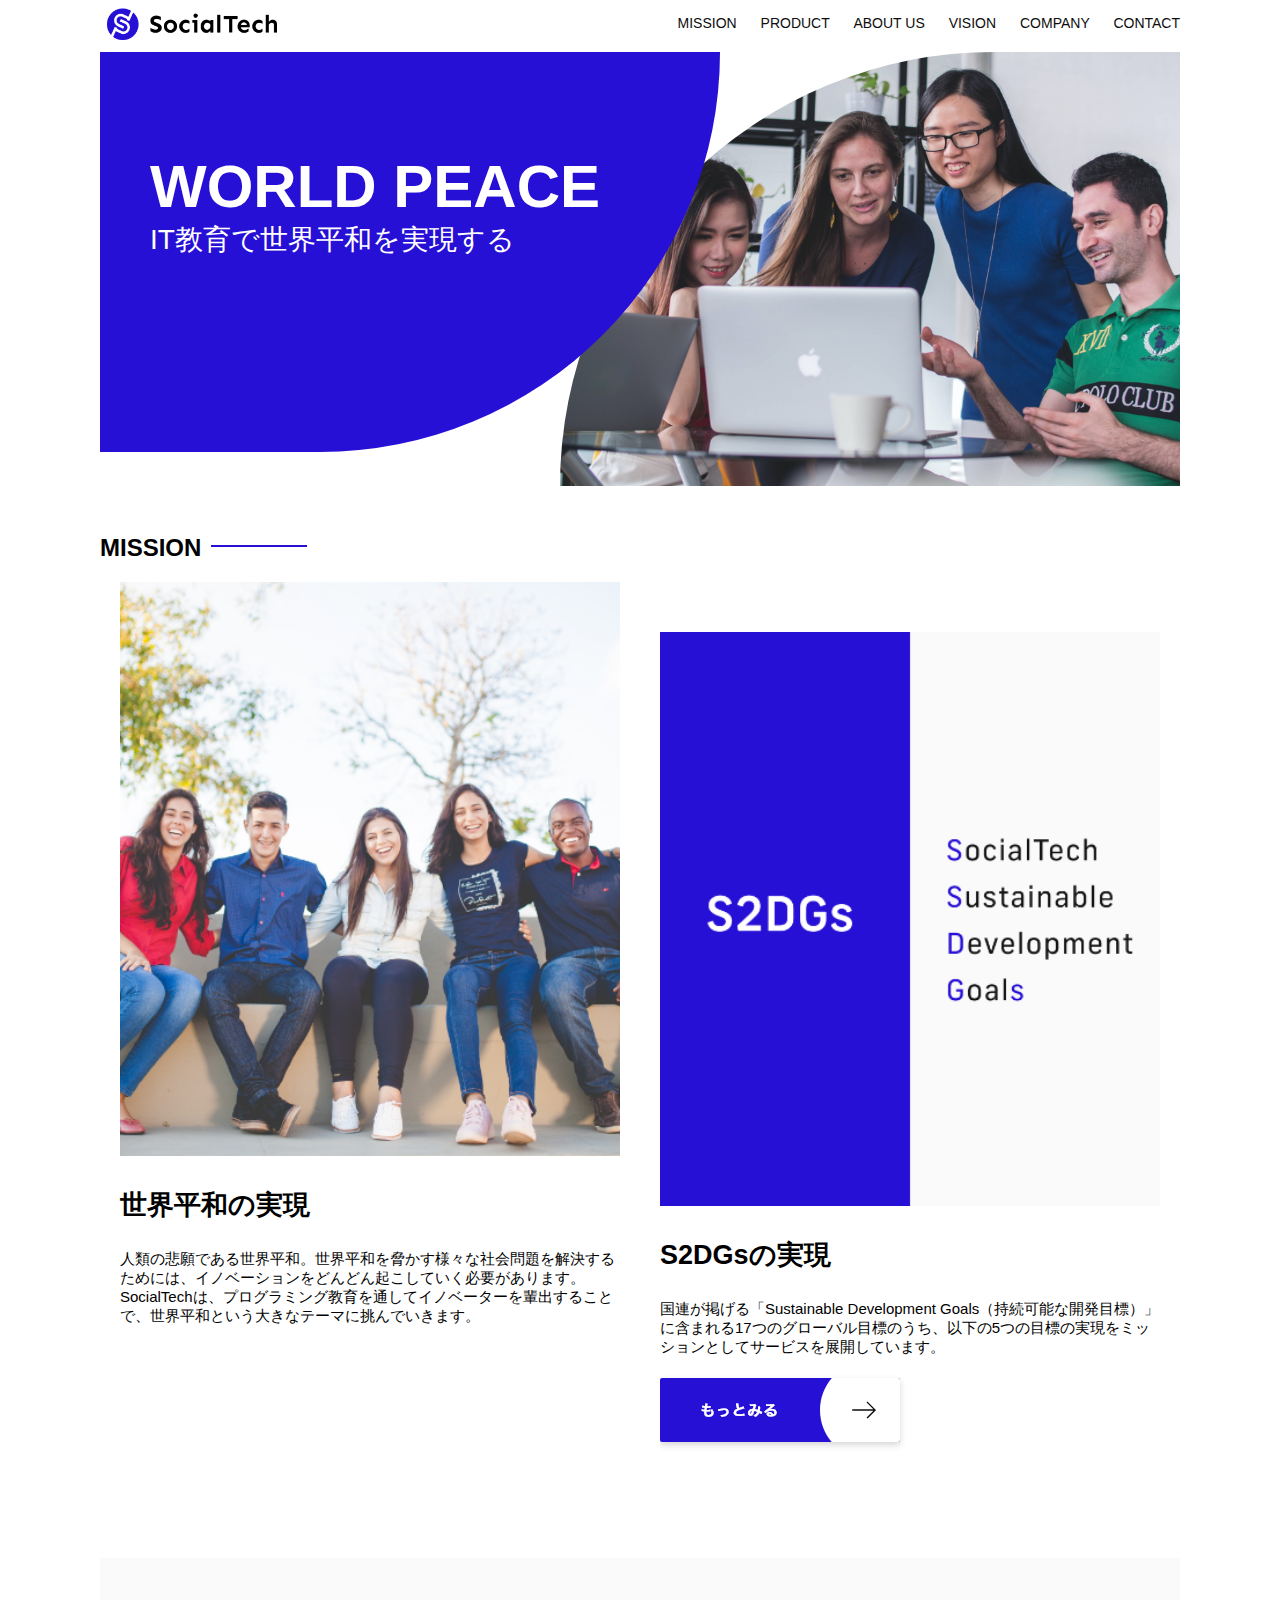
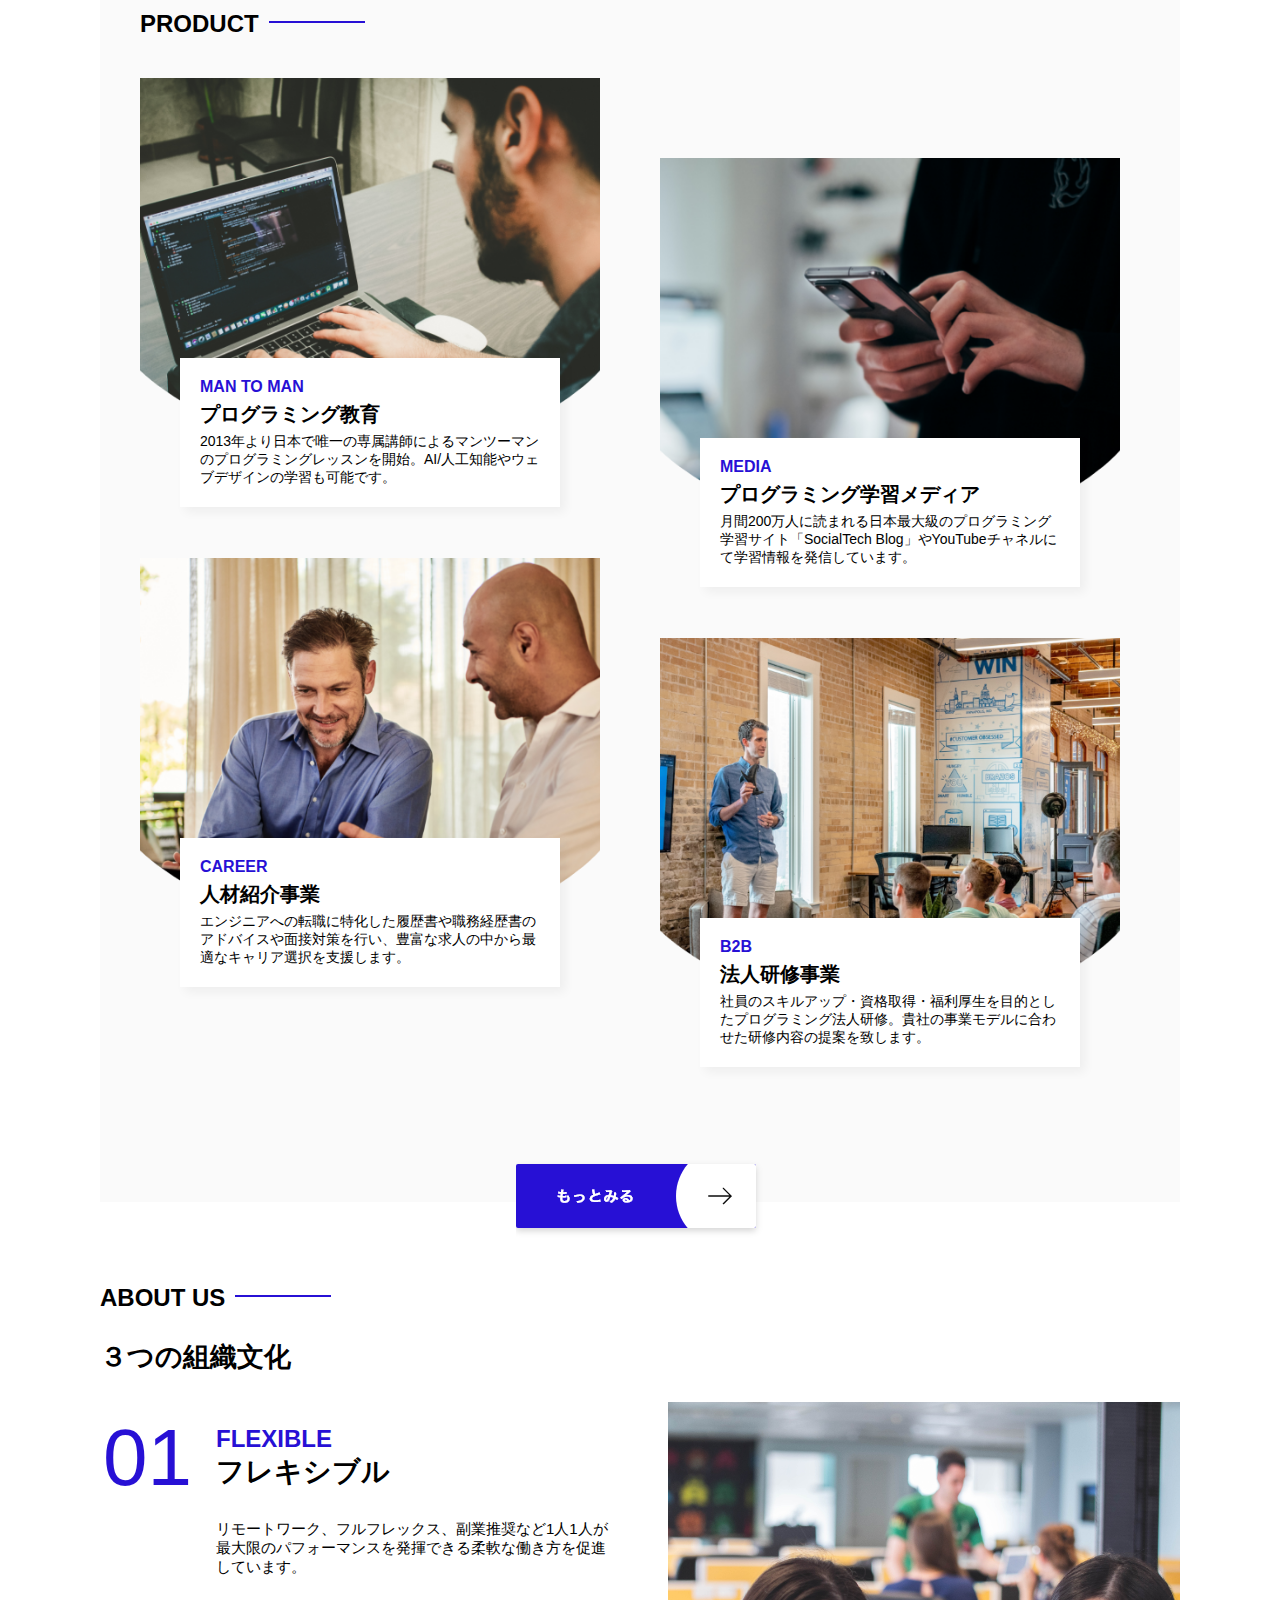
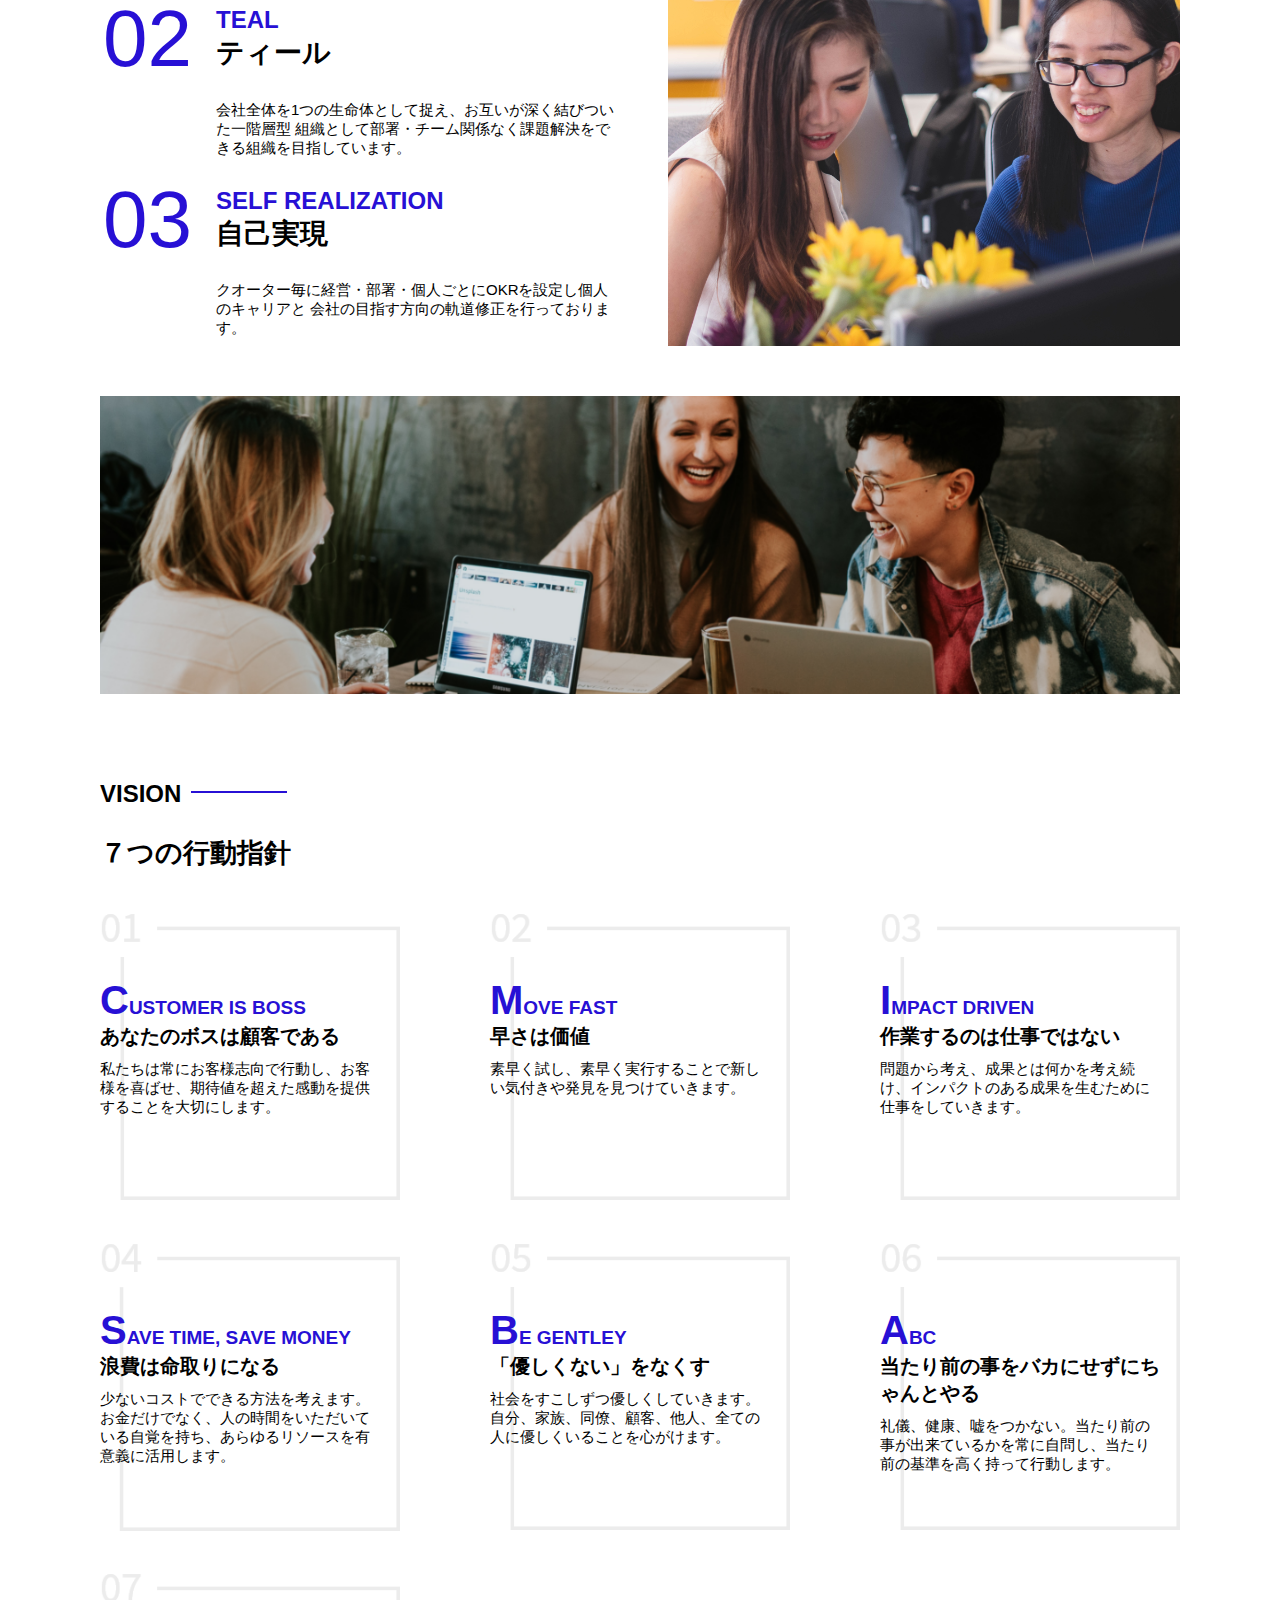
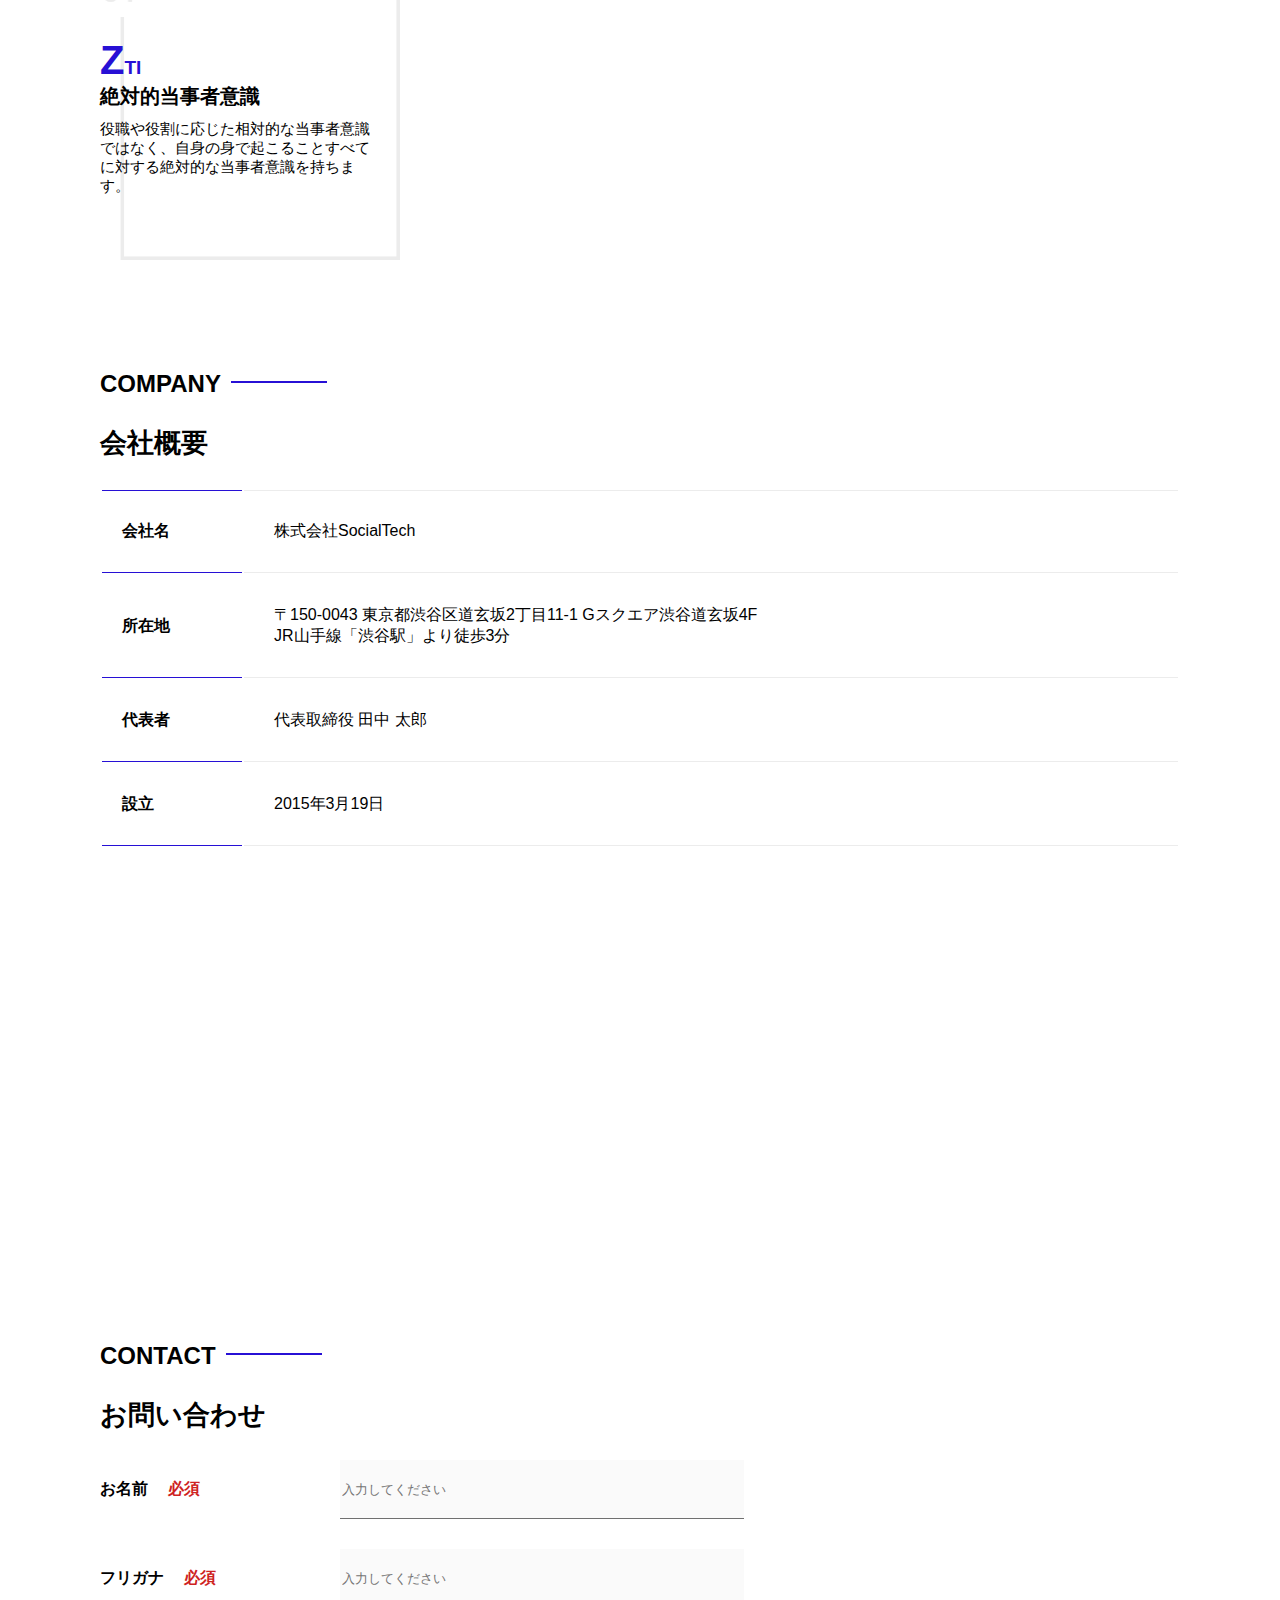
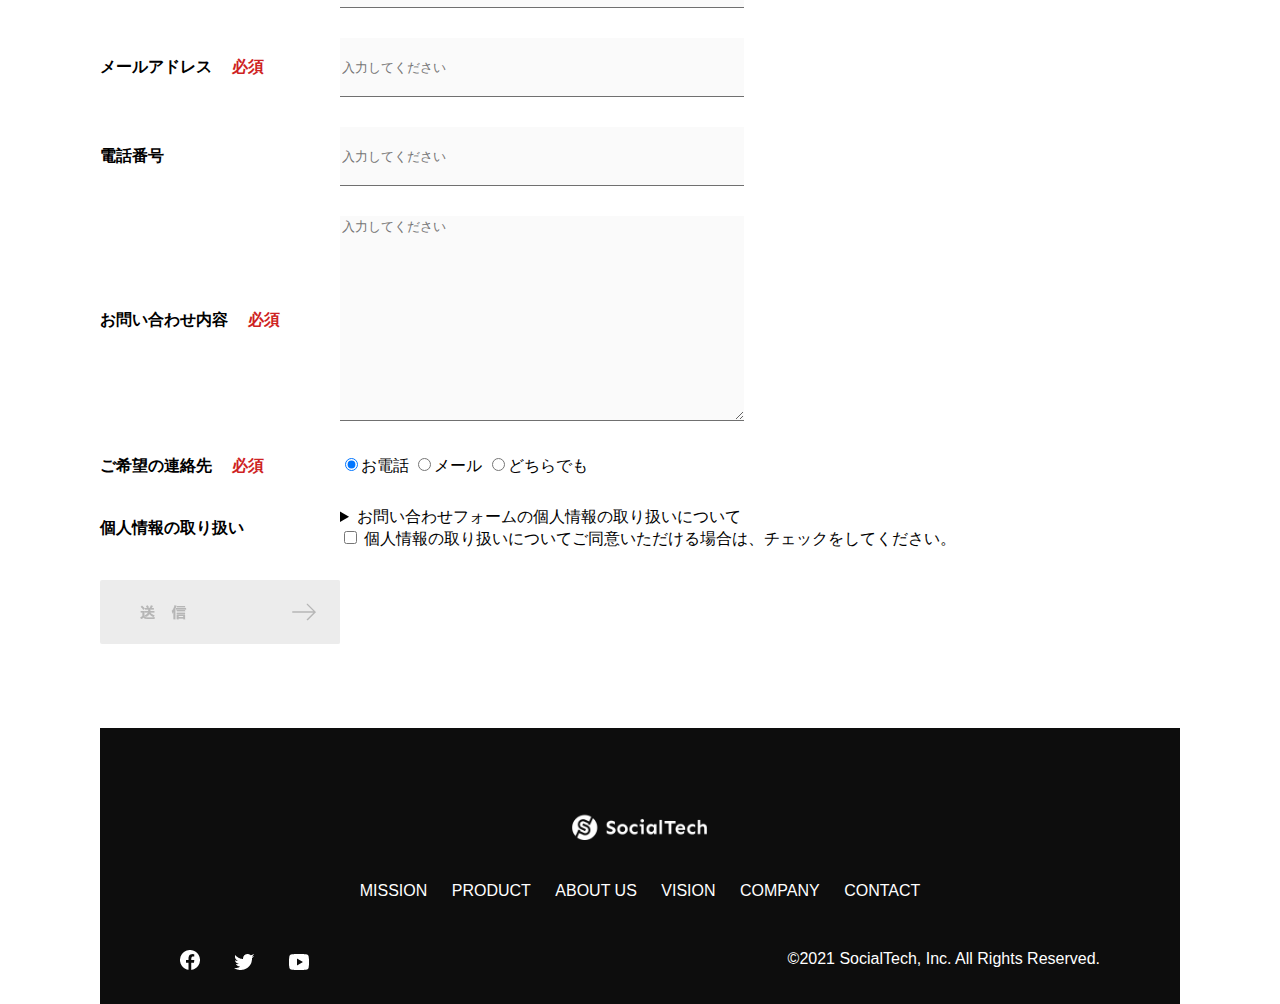
<file: kadai_tutorial_output/index.html>
<!DOCTYPE html>
<html>
  <head>
    <title>SocialTech</title>
    <meta charset ="utf-8">
    <meta name ="description" content ="SocialTechはEdTech業界のリーディングカンパニーを目指します。">
    <meta name ="viewport" content ="width =device-width, initial-scale =1.0">
    <link rel ="stylesheet" href ="style.css">
  </head>
  <body>
    <header>
      <a href ="index.html" id ="logo"><img src ="images/logo.png" alt ="トップページに戻る"></a>
      <nav id ="nav-pc">
        <a href ="mission.html">MISSION</a>
        <a href ="product.html">PRODUCT</a>
        <a href ="index.html#aboutus">ABOUT US</a>
        <a href ="index.html#vision">VISION</a>
        <a href ="index.html#company">COMPANY</a>
        <a href ="index.html#contact">CONTACT</a>
      </nav>
       <img id ="menu-sp" src ="images/button-menu.png" alt ="ナビゲーションを開く" onclick="document.getElementById('nav-sp').style.display = 'block'">
        <nav id ="nav-sp">
          <img id ="close" src ="images/button-close.png" alt ="ナビゲーションを閉じる" onclick="document.getElementById('nav-sp').style.display = 'none'">
          <a id ="logo-sp" href ="index.html" onclick="document.getElementById('nav-sp').style.display = 'none'"><img
             src ="images/logo-sp.png" alt ="トップページに戻る"></a>
          <a class ="menu" href ="mission.html" onclick="document.getElementById('nav-sp').style.display = 'none'">MISSION</a>
          <a class ="menu" href ="product.html" onclick="document.getElementById('nav-sp').style.display = 'none'">PRODUCT</a>
          <a class ="menu" href ="index.html#aboutus" onclick="document.getElementById('nav-sp').style.display = 'none'">ABOUT US</a>
          <a class ="menu" href ="index.html#vision"
             onclick="document.getElementById('nav-sp').style.display = 'none'">VISION</a>
          <a class ="menu" href ="index.html#company"
             onclick="document.getElementById('nav-sp').style.display = 'none'">COMPANY</a>
          <a class ="menu" href ="index.html#contact"
          onclick="document.getElementById('nav-sp').style.display = 'none'">CONTACT</a>
          <div id ="sns">
            <a href="https://www.facebook.com/sejuku2013"><img src="images/button-facebook.png" alt="Facebookのリンク"></a>
            <a href="https://twitter.com/samuraijuku"><img src="images/button-twitter.png" alt="Twitterのリンク"></a>
            <a href="https://www.youtube.com/channel/UCCFOQO5aDK0xXam4cUQXT8g"><img src="images/button-youtube.png" alt="YouTubeのリンク"></a>
          </div>
        </nav>
    </header>
    <main>
      <article>
        <section id ="main-visual">
          <div id ="main-message">
            <h1>WORLD PEACE</h1>
            <p>IT教育で世界平和を実現する</p>
          </div>
           <img src ="images/index/index-main.png" alt ="PCの周りに集まる多国籍の仲間たち">
        </section>

        <section id ="mission">
           <h2 class ="index-h2">MISSION</h2>
          <div id ="mission-flex">
            <div>
              <img id="mission-photo" src ="images/index/index-mission.png" alt ="屋外のベンチで写真を撮影する多国籍の仲間たち">
              <h3>世界平和の実現</h3>
              <p>
                人類の悲願である世界平和。世界平和を脅かす様々な社会問題を解決するためには、イノベーションをどんどん起こしていく必要があります。SocialTechは、プログラミング教育を通してイノベーターを輩出することで、世界平和という大きなテーマに挑んでいきます。
              </p>
            </div>

            <div>
              <img id ="s2dgs" src ="images/index/s2dgs.png" alt ="S2DGs">
              <h3>S2DGsの実現</h3>
              <p>国連が掲げる「Sustainable Development Goals（持続可能な開発目標）」に含まれる17つのグローバル目標のうち、以下の5つの目標の実現をミッションとしてサービスを展開しています。</p>
              <a href ="mission.html">
               <img src ="images/button-more.png" alt ="もっとみる">
              </a>
            </div>
          </div>
        </section>

        <section id ="product">
          <h2 class ="index-h2">PRODUCT</h2>
          <div>
            <div id ="product-left">
              <div>
                <img class ="product-photo" src ="images/index/index-mantoman.png" alt ="PCでコードを書く男性">
                <div class ="product-explain">
                  <span>MAN TO MAN</span>
                  <h3>プログラミング教育</h3>
                  <p>2013年より日本で唯一の専属講師によるマンツーマンのプログラミングレッスンを開始。AI/人工知能やウェブデザインの学習も可能です。</p>
                </div>
              </div>
              <div >
                <img class ="product-photo" src ="images/index/index-career.png" alt ="笑顔で話し合う２人の男性">
                <div class ="product-explain">
                  <span>CAREER</span>
                  <h3>人材紹介事業</h3>
                  <p>エンジニアへの転職に特化した履歴書や職務経歴書のアドバイスや面接対策を行い、豊富な求人の中から最適なキャリア選択を支援します。</p>
                </div>
              </div>

            </div>
            <div id ="product-right">
              <div>
                <img class ="product-photo" src ="images/index/index-media.png" alt ="スマートフォンを操作する人">
                <div class ="product-explain">
                  <span>MEDIA</span>
                  <h3>プログラミング学習メディア</h3>
                  <p>月間200万人に読まれる日本最大級のプログラミング学習サイト「SocialTech Blog」やYouTubeチャネルにて学習情報を発信しています。</p>
                </div>
              </div>

              <div>
                <img class ="product-photo" src ="images/index/index-b2b.png" alt ="講演中の男性とそれを聴く人々">
                <div class ="product-explain">
                  <span>B2B</span>
                  <h3>法人研修事業</h3>
                  <p>社員のスキルアップ・資格取得・福利厚生を目的としたプログラミング法人研修。貴社の事業モデルに合わせた研修内容の提案を致します。</p>
                </div>
              </div>
            </div>
          </div>
          <div>
            <a id ="product-more" href ="product.html">
              <img src ="images/button-more.png" alt ="もっとみる">
            </a>
          </div>
        </section>

        <section id ="aboutus">
          <h2 class ="index-h2">ABOUT US</h2>
          <h3>３つの組織文化</h3>
          <div>
            <table class ="culture-table">
              <tr>
                <td>
                  <span class ="culture-num">01</span>
                </td>
                <td>
                  <span class ="culture-en">FLEXIBLE</span>
                  <span class ="culture-jp">フレキシブル</span>
                </td>
              </tr>
              <tr>
                <td>

                </td>
                <td>
                  <p class ="culture-description">
                    リモートワーク、フルフレックス、副業推奨など1人1人が最大限のパフォーマンスを発揮できる柔軟な働き方を促進しています。
                  </p>
                </td>
              </tr>
              <tr>
                <td>
                  <span class ="culture-num">02</span>
                </td>
                <td>
                  <span class ="culture-en">TEAL</span>
                  <span class ="culture-jp">ティール</span>
                </td>
              </tr>
              <tr>
                <td>

                </td>
                <td>
                  <p class ="culture-description">
                    会社全体を1つの生命体として捉え、お互いが深く結びついた一階層型
                    組織として部署・チーム関係なく課題解決をできる組織を目指しています。
                  </p>
                </td>
              </tr>
              <tr>
                <td>
                  <span class ="culture-num">03</span>
                </td>
                <td>
                  <span class ="culture-en">SELF REALIZATION</span>
                  <span class ="culture-jp">自己実現</span>
                </td>
              </tr>
              <tr>
                <td>

                </td>
                <td>
                  <p class ="culture-description">
                    クオーター毎に経営・部署・個人ごとにOKRを設定し個人のキャリアと
                    会社の目指す方向の軌道修正を行っております。
                  </p>
                </td>
              </tr>
            </table>
              <img class ="culture-img" src ="images/index/index-aboutus1.png" alt ="笑顔で話し合う２人の女性">
          </div>
           <img class ="culture-img2" src ="images/index/index-aboutus2.png" alt ="笑顔で話し合う３人の男女">
        </section>
        <section id ="vision">
         <h2 class ="index-h2">VISION</h2>
         <h3>７つの行動指針</h3>
         <div>
          <div class ="vision-box">
            <img src ="images/index/vision-01.png" alt ="01">
            <span>
              <h4>CUSTOMER IS BOSS</h4>
              <h5>あなたのボスは顧客である</h5>
              <p>私たちは常にお客様志向で行動し、お客様を喜ばせ、期待値を超えた感動を提供することを大切にします。</p>
            </span>
          </div>
          <div class ="vision-box">
            <img src ="images/index/vision-02.png" alt ="02">
            <span>
              <h4>MOVE FAST</h4>
              <h5>早さは価値</h5>
              <p>素早く試し、素早く実行することで新しい気付きや発見を見つけていきます。</p>
            </span>
          </div>
          <div class ="vision-box">
            <img src ="images/index/vision-03.png" alt ="03">
            <span>
              <h4>IMPACT DRIVEN</h4>
              <h5>作業するのは仕事ではない</h5>
              <p>問題から考え、成果とは何かを考え続け、インパクトのある成果を生むために仕事をしていきます。</p>
            </span>
          </div>
          <div class ="vision-box">
            <img src ="images/index/vision-04.png" alt ="04">
            <span>
              <h4>SAVE TIME, SAVE MONEY</h4>
              <h5>浪費は命取りになる</h5>
              <p>少ないコストでできる方法を考えます。お金だけでなく、人の時間をいただいている自覚を持ち、あらゆるリソースを有意義に活用します。</p>
            </span>
          </div>
          <div class ="vision-box">
            <img src ="images/index/vision-05.png" alt ="05">
            <span>
              <h4>BE GENTLEY</h4>
              <h5>「優しくない」をなくす</h5>
              <p>社会をすこしずつ優しくしていきます。自分、家族、同僚、顧客、他人、全ての人に優しくいることを心がけます。</p>
            </span>
          </div>
          <div class ="vision-box">
            <img src ="images/index/vision-06.png" alt ="06">
            <span>
              <h4>ABC</h4>
              <h5>当たり前の事をバカにせずにちゃんとやる</h5>
              <p>礼儀、健康、嘘をつかない。当たり前の事が出来ているかを常に自問し、当たり前の基準を高く持って行動します。</p>
            </span>
          </div>
          <div class ="vision-box">
            <img src ="images/index/vision-07.png" alt ="07">
            <span>
              <h4>ZTI</h4>
              <h5>絶対的当事者意識</h5>
              <p>役職や役割に応じた相対的な当事者意識ではなく、自身の身で起こることすべてに対する絶対的な当事者意識を持ちます。</p>
            </span>
          </div>
         </div>
        </section>
        <section id ="company">
          <h2 class ="index-h2">COMPANY</h2>
          <h3>会社概要</h3>
          <table id ="company-table">
            <tr>
              <th class ="tableheader-first">会社名</th>
              <td class ="cell-first">株式会社SocialTech</td>
            </tr>
            <tr>
              <th class ="tableheader">所在地</th>
              <td class ="cell">〒150-0043 東京都渋谷区道玄坂2丁目11-1 Gスクエア渋谷道玄坂4F<br>JR山手線「渋谷駅」より徒歩3分</td>
            </tr>
            <tr>
              <th class ="tableheader">代表者</th>
              <td class ="cell">代表取締役 田中 太郎</td>
            </tr>
            <tr>
              <th class ="tableheader">設立</th>
              <td class ="cell">2015年3月19日</td>
            </tr>
          </table>
            <iframe src="https://www.google.com/maps/embed?pb=!1m18!1m12!1m3!1d3241.7759547939177!2d139.69361577585346!3d35.657891231255626!2m3!1f0!2f0!3f0!3m2!1i1024!2i768!4f13.1!3m3!1m2!1s0x60188b55ffeee63f%3A0x73330361de4fb84f!2z44CSMTUwLTAwNDMg5p2x5Lqs6YO95riL6LC35Yy66YGT546E5Z2C77yS5LiB55uu77yR77yR4oiSMSBHIDRm!5e0!3m2!1sja!2sjp!4v1699446893628!5m2!1sja!2sjp" width="600" height="450" 
              style="border:0;" allowfullscreen="" loading="lazy" referrerpolicy="no-referrer-when-downgrade">
            </iframe>
        </section>
        <section id ="contact">
         <h2 class ="index-h2">CONTACT</h2>
         <h3>お問い合わせ</h3>
         <form action="https://api.staticforms.xyz/submit" method="post">
          <input type="text" name="honeypot" style="display:none">
          <input type="hidden" name="accessKey" value="50e6cdf9-b120-4c5e-9693-53fa2a1f4165">
          <input type="hidden" name="subject" value="お問い合わせフォーム">
          <input type="hidden" name="replyTo" value="7979uguisu@gmail.com">
          <input type="hidden" name="redirectTo" value="">
          <div>
            <div class ="contact-heading">
              <label class ="contact-label">お名前<span class ="contact-span">必須</span></label>
            </div>
            <div>
              <input type ="text" name ="name" placeholder="入力してください" class="contact-textbox">
            </div>
          </div>
          <div>
            <div class ="contact-heading">
              <label class ="contact-label">フリガナ<span class ="contact-span">必須</span></label>
            </div>
            <div>
              <input type="text" name="hurigana" placeholder="入力してください" class="contact-textbox">
            </div>
          </div>
          <div>
            <div class ="contact-heading">
              <label class ="contact-label">メールアドレス<span class ="contact-span">必須</span></label>
            </div>
            <div>
              <input type ="text" name="email" placeholder="入力してください" class="contact-textbox">
            </div>
          </div>
          <div>
            <div class ="contact-heading">
                <label class ="contact-label">電話番号</label>
            </div>
            <div>
              <input type="text" name="tel" placeholder="入力してください" class="contact-textbox">
            </div>
          </div>
           <div>
            <div class ="contact-heading">
              <label class ="contact-label">お問い合わせ内容<span class ="contact-span">必須</span></label>
            </div>
            <div>
              <textarea class="contact-textarea" placeholder="入力してください" name="message"></textarea>
            </div>
           </div>
            <div>
              <div class ="contact-heading">
                <label class="contact-label">ご希望の連絡先<span class="contact-span">必須</span></label>
              </div>
              <div>
                <input class ="radiobutton" type ="radio" value ="tel" name ="contact" checked><label>お電話</label>
                <input class ="radiobutton" type ="radio" value ="mail" name ="contact"><label>メール</label>
                <input class ="radiobutton" type ="radio" value ="both" name ="contact"><label>どちらでも</label>
              </div>
            </div>
             <div>
              <div class ="contact-heading">
                <label class ="contact-label">個人情報の取り扱い</label>
              </div>
              <div>
                <details>
                  <summary>お問い合わせフォームの個人情報の取り扱いについて</summary>
                  <div>
                    <span>１．組織の名称又は氏名</span><br>
                    株式会社SocialTech<br><br>
                    <span>２．個人情報保護管理者（若しくはその代理人）の氏名又は職名、所属及び連絡先
                    鈴木 一郎 コーポレート部</span><br>
                    メールアドレス：support@socialtech.net<br>
                    TEL：03-xxxx-xxxx<br>
                    <span>３．個人情報の利用目的</span><br>
                    ・本サービス及び本サービスに関連する情報の提供又はそれらに関する連絡のため<br>
                    ・ユーザーの本人確認のため<br>
                    ・当社サービスのご案内のため<br>
                    ・当社の商品等の広告または宣伝（電子メールによるものを含むものとします。）<br><br>
                    <span>４．個人情報の取り扱い業務の委託</span><br>
                    個人情報の取扱業務の全部または一部を外部に業務委託する場合があります。<br>
                    その際、弊社は、個人情報を適切に保護できる管理体制を敷き実行していることを条件として<br>
                    委託先を厳選したうえで、機密保持契約を委託先と締結し、お客様の個人情報を厳密に管理させます。<br><br>
                    <span>５．個人情報の開示等の請求</span><br>
                    お客様は、弊社に対してご自身の個人情報の開示等（利用目的の通知、開示、内容の訂正・追加・削除、利用の停止または消去、第三者への提供の停止）に関して、当社問合わせ窓口に申し出ることができます。<br>
                    その際、弊社はお客様ご本人を確認させていただいたうえで、合理的な期間内に対応いたします。<br><br>
                    なお、個人情報に関する弊社問合わせ先は、次の通りです。<br><br>
                    株式会社SocialTech　個人情報問合せ窓口<br>
                    〒150-0043　東京都渋谷区道玄坂2丁目11-1 Ｇスクエア渋谷道玄坂 4F<br>
                    メールアドレス：support@socialtech.net　TEL：03-xxxx-xxxx<br><br>
                    <span>６．個人情報を提供されることの任意性について</span><br><br>
                    お客様がご自身の個人情報を弊社に提供されるか否かは、お客様のご判断によりますが、もしご提供されない場合には、適切なサービスが提供できない場合がありますので予めご了承ください。
                  </div>
                </details>
                <input type ="checkbox" name ="agree">
                <span>個人情報の取り扱いについてご同意いただける場合は、チェックをしてください。</span>
              </div>
             </div>
              <input type ="image" value ="submit" src ="images/button-submit.png" alt ="送信する">
         </form>
        </section>
      </article>
       <footer>
        <div id ="footer-logo">
          <img src ="images/logo-sp.png" alt ="SocialTech">
        </div>
        <div id ="footer-link">
          <a href ="mission.html">MISSION</a>
          <a href ="product.html">PRODUCT</a>
          <a href ="index.html#aboutus">ABOUT US</a>
          <a href ="index.html#vision">VISION</a>
          <a href ="index.html#company">COMPANY</a>
          <a href ="index.html#contact">CONTACT</a>
        </div>
        <div id ="sns-footer">
          <a href ="https://www.facebook.com/sejuku2013"><img src ="images/button-facebook.png" alt ="Facebookのリンク"></a>
          <a href ="https://twitter.com/samuraijuku"><img src="images/button-twitter.png" alt="Twitterのリンク"></a>
          <a href="https://www.youtube.com/channel/UCCFOQO5aDK0xXam4cUQXT8g"><img src="images/button-youtube.png" alt="YouTubeのリンク"></a>
           <span id ="copyright">&copy;2021 SocialTech, Inc. All Rights Reserved.</span>
        </div>
       </footer>
    </main>
  </body>
</html>
</file>
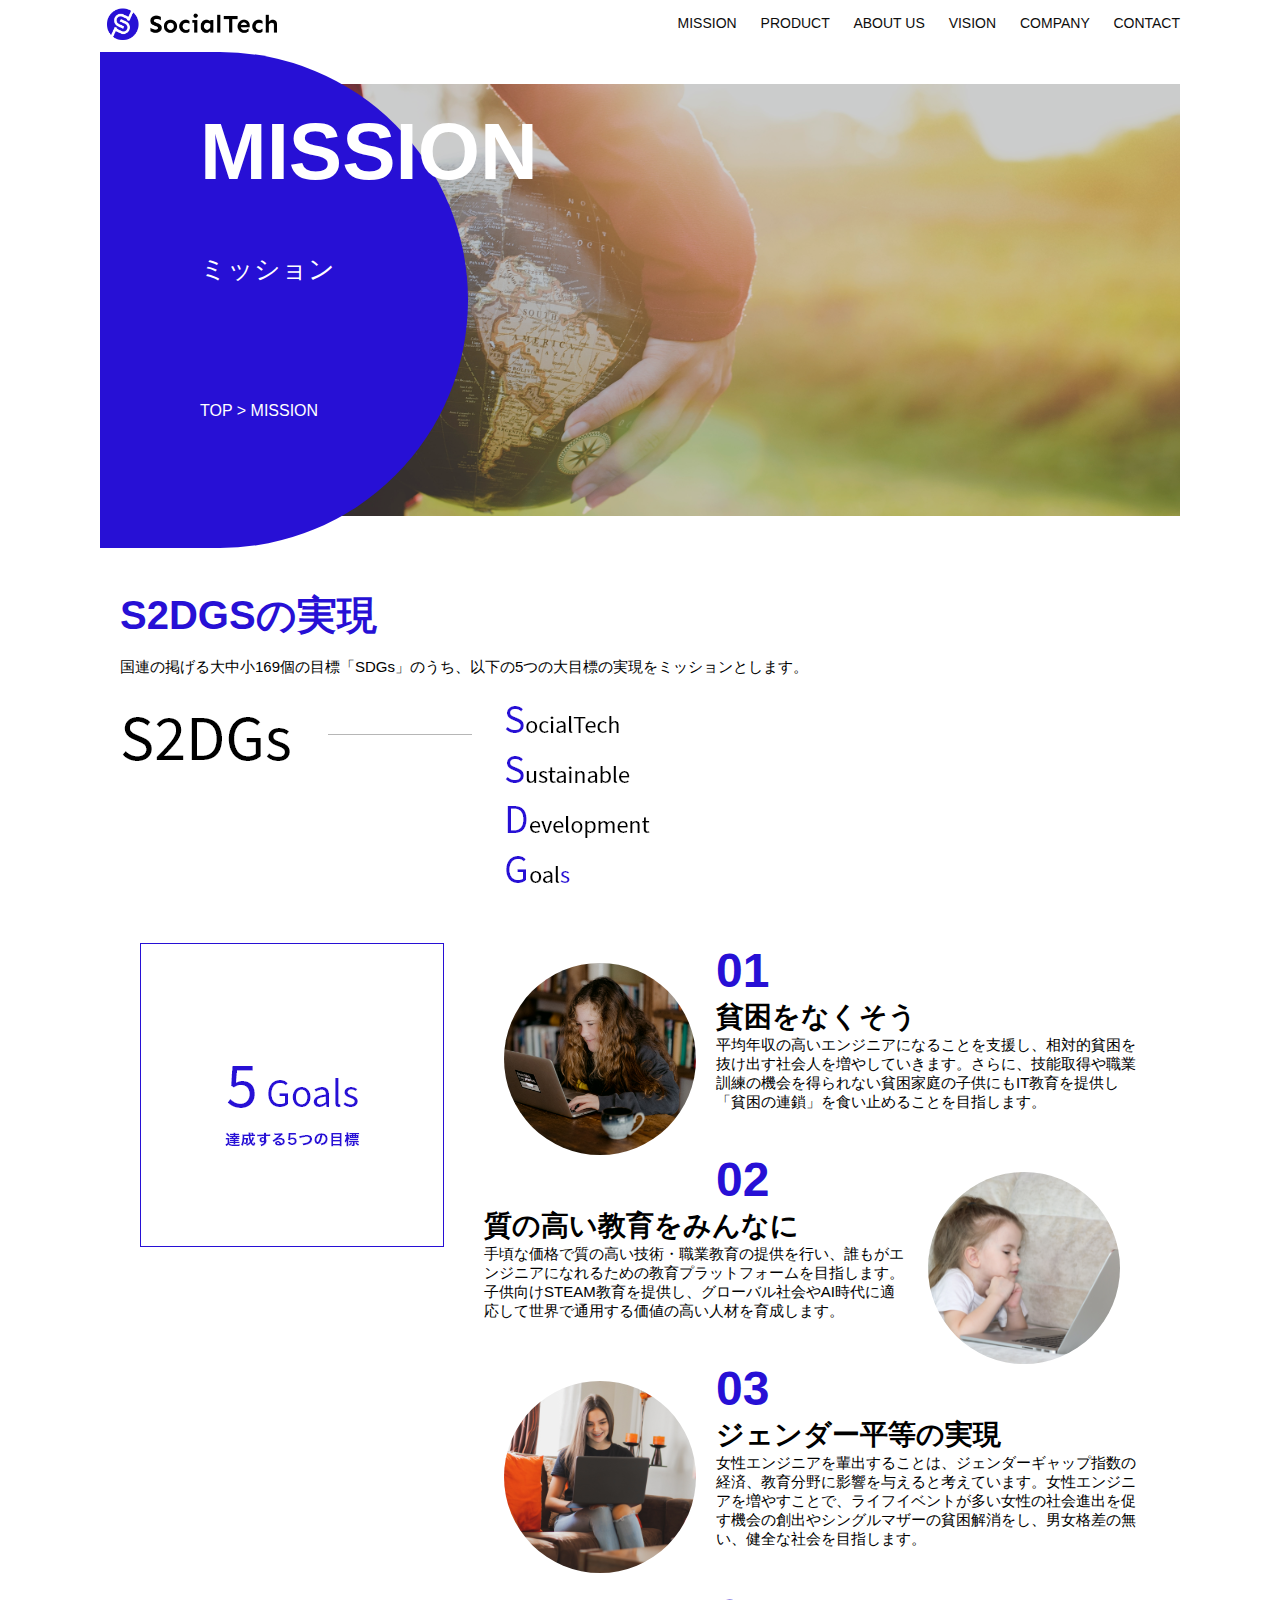
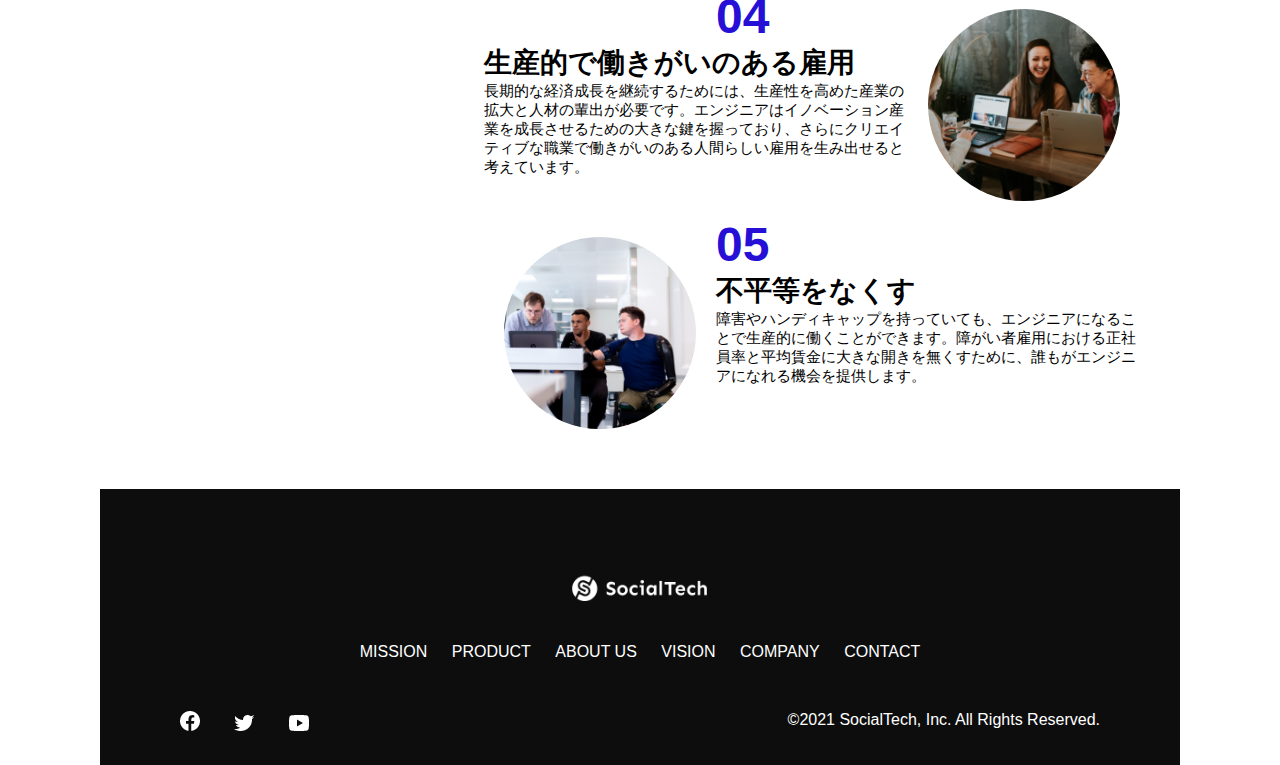
<file: kadai_tutorial_output/mission.html>
<!DOCTYPE html>
<html>
  <head>
    <title>SocialTech - MISSION ミッション-</title>
    <meta charset ="utf-8">
    <meta name ="description" content ="SocialTechが目指す５つの目標S2DGs）を紹介します">
    <meta name ="viewport" content ="width =device-width, initial-scale = 1.0">
    <link rel ="stylesheet" href ="style.css">
  </head>
  <body>
    <header>
      <a href ="index.html" id ="logo"><img src ="images/logo.png" alt ="トップページに戻る"></a>
      <nav id ="nav-pc">
        <a href ="mission.html">MISSION</a>
        <a href ="product.html">PRODUCT</a>
        <a href ="index.html#aboutus">ABOUT US</a>
        <a href ="index.html#vision">VISION</a>
        <a href ="index.html#company">COMPANY</a>
        <a href ="index.html#contact">CONTACT</a>
      </nav>
       <img id ="menu-sp" src ="images/button-menu.png" alt ="ナビゲーションを開く" onclick="document.getElementById('nav-sp').style.display = 'block'">
        <nav id ="nav-sp">
          <img id ="close" src ="images/button-close.png" alt ="ナビゲーションを閉じる" onclick="document.getElementById('nav-sp').style.display = 'none'">
          <a id ="logo-sp" href ="index.html" onclick="document.getElementById('nav-sp').style.display = 'none'"><img
             src ="images/logo-sp.png" alt ="トップページに戻る"></a>
          <a class ="menu" href ="mission.html" onclick="document.getElementById('nav-sp').style.display = 'none'">MISSION</a>
          <a class ="menu" href ="product.html" onclick="document.getElementById('nav-sp').style.display = 'none'">PRODUCT</a>
          <a class ="menu" href ="index.html#aboutus" onclick="document.getElementById('nav-sp').style.display = 'none'">ABOUT
             US</a>
          <a class ="menu" href ="index.html#vision"
             onclick="document.getElementById('nav-sp').style.display = 'none'">VISION</a>
          <a class ="menu" href ="index.html#company"
             onclick="document.getElementById('nav-sp').style.display = 'none'">COMPANY</a>
          <a class ="menu" href ="index.html#contact"
          onclick="document.getElementById('nav-sp').style.display = 'none'">CONTACT</a>
          <div id ="sns">
            <a href="https://www.facebook.com/sejuku2013"><img src="images/button-facebook.png" alt="Facebookのリンク"></a>
            <a href="https://twitter.com/samuraijuku"><img src="images/button-twitter.png" alt="Twitterのリンク"></a>
            <a href="https://www.youtube.com/channel/UCCFOQO5aDK0xXam4cUQXT8g"><img src="images/button-youtube.png" alt="YouTubeのリンク"></a>
          </div>
        </nav>
    </header>
    <main>
      <article>
        <section id ="mission-main">
          <div id ="mission-title">
            <h1>MISSION</h1>
            <span>ミッション</span>
            <div>TOP > MISSION</div>
          </div>
        </section>
         <section id ="mission-s2dgs">
          <h2 class ="mission-h2">S2DGSの実現</h2>
          <p>国連の掲げる大中小169個の目標「SDGs」のうち、以下の5つの大目標の実現をミッションとします。</p>
          <img src ="images/mission/mission-s2dgs.png" alt ="S2DGs">
         </section>
         <section id ="mission-5goals">
          <div>
            <img id ="s2dgs-image" src ="images/mission/mission-5goals.png" alt ="5Goals">          
          </div>
          <div>
            <div>
              <img class="fivegoals-image-left" src ="images/mission/mission-5goals01.png" alt ="PCを操作する女の子">
              <span class ="fivegoals-number">01</span>
              <h3 class ="fivegoals-h3">貧困をなくそう</h3>
              <p class ="fivegoals-p">
                平均年収の高いエンジニアになることを支援し、相対的貧困を抜け出す社会人を増やしていきます。さらに、技能取得や職業訓練の機会を得られない貧困家庭の子供にもIT教育を提供し「貧困の連鎖」を食い止めることを目指します。
              </p>
            </div>
            <div>
              <img class="fivegoals-image-right" src ="images/mission/mission-5goals02.png" alt ="PCを見つめる小さい女の子">
              <span class ="fivegoals-number">02</span>
              <h3 class ="fivegoals-h3">質の高い教育をみんなに</h3>
              <p class ="fivegoals-p">
                手頃な価格で質の高い技術・職業教育の提供を行い、誰もがエンジニアになれるための教育プラットフォームを目指します。子供向けSTEAM教育を提供し、グローバル社会やAI時代に適応して世界で通用する価値の高い人材を育成します。
              </p>
            </div>
            <div>
              <img class="fivegoals-image-left" src ="images/mission/mission-5goals03.png" alt ="PCを操作する女性">
              <span class ="fivegoals-number">03</span>
              <h3 class ="fivegoals-h3">ジェンダー平等の実現</h3>
              <p class ="fivegoals-p">
                女性エンジニアを輩出することは、ジェンダーギャップ指数の経済、教育分野に影響を与えると考えています。女性エンジニアを増やすことで、ライフイベントが多い女性の社会進出を促す機会の創出やシングルマザーの貧困解消をし、男女格差の無い、健全な社会を目指します。
              </p>
            </div>
            <div>
              <img class="fivegoals-image-right" src ="images/mission/mission-5goals04.png" alt ="笑顔で話し合う3人の男女">
              <span class ="fivegoals-number">04</span>
              <h3 class ="fivegoals-h3">生産的で働きがいのある雇用</h3>
              <p class ="fivegoals-p">
                長期的な経済成長を継続するためには、生産性を高めた産業の拡大と人材の輩出が必要です。エンジニアはイノベーション産業を成長させるための大きな鍵を握っており、さらにクリエイティブな職業で働きがいのある人間らしい雇用を生み出せると考えています。
              </p>
            </div>
            <div>
              <img class="fivegoals-image-left" src ="images/mission/mission-5goals05.png" alt ="障害を持つ男性が生き生きと働く様子">
              <span class ="fivegoals-number">05</span>
              <h3 class ="fivegoals-h3">不平等をなくす</h3>
              <p class ="fivegoals-p">
                障害やハンディキャップを持っていても、エンジニアになることで生産的に働くことができます。障がい者雇用における正社員率と平均賃金に大きな開きを無くすために、誰もがエンジニアになれる機会を提供します。
              </p>
            </div>
          </div>
         </section>
      </article>
      <footer>
        <div id ="footer-logo">
          <img src ="images/logo-sp.png" alt ="SocialTech">
        </div>
        <div id ="footer-link">
          <a href ="mission.html">MISSION</a>
          <a href ="product.html">PRODUCT</a>
          <a href ="index.html#aboutus">ABOUT US</a>
          <a href ="index.html#vision">VISION</a>
          <a href ="index.html#company">COMPANY</a>
          <a href ="index.html#contact">CONTACT</a>
        </div>
          <div id ="sns-footer">
            <a href ="https://www.facebook.com/sejuku2013"><img src ="images/button-facebook.png" alt ="Facebookのリンク"></a>
            <a href ="https://twitter.com/samuraijuku"><img src="images/button-twitter.png" alt="Twitterのリンク"></a>
            <a href="https://www.youtube.com/channel/UCCFOQO5aDK0xXam4cUQXT8g"><img src="images/button-youtube.png" alt="YouTubeのリンク"></a>
            <span id ="copyright">&copy;2021 SocialTech, Inc. All Rights Reserved.</span>
          </div>
      </footer>
    </main> 
  </body>

</html>
</file>
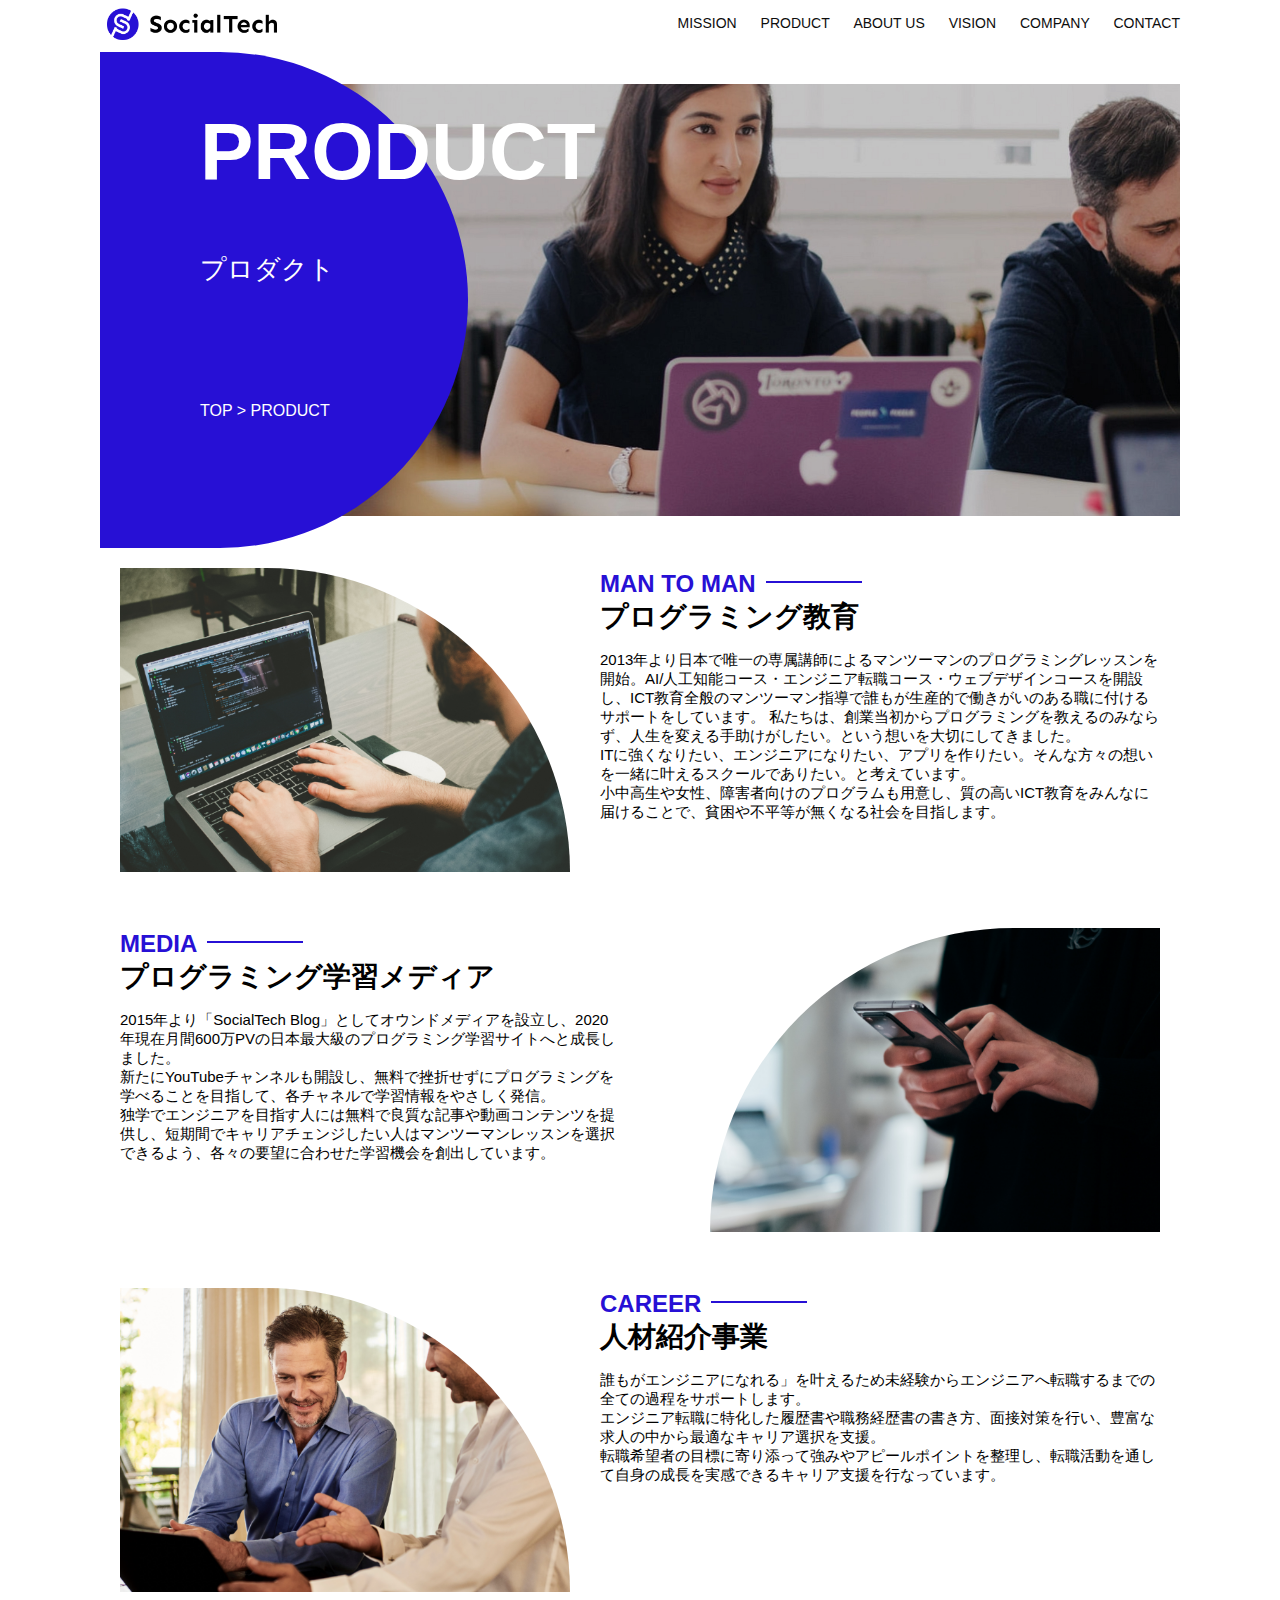
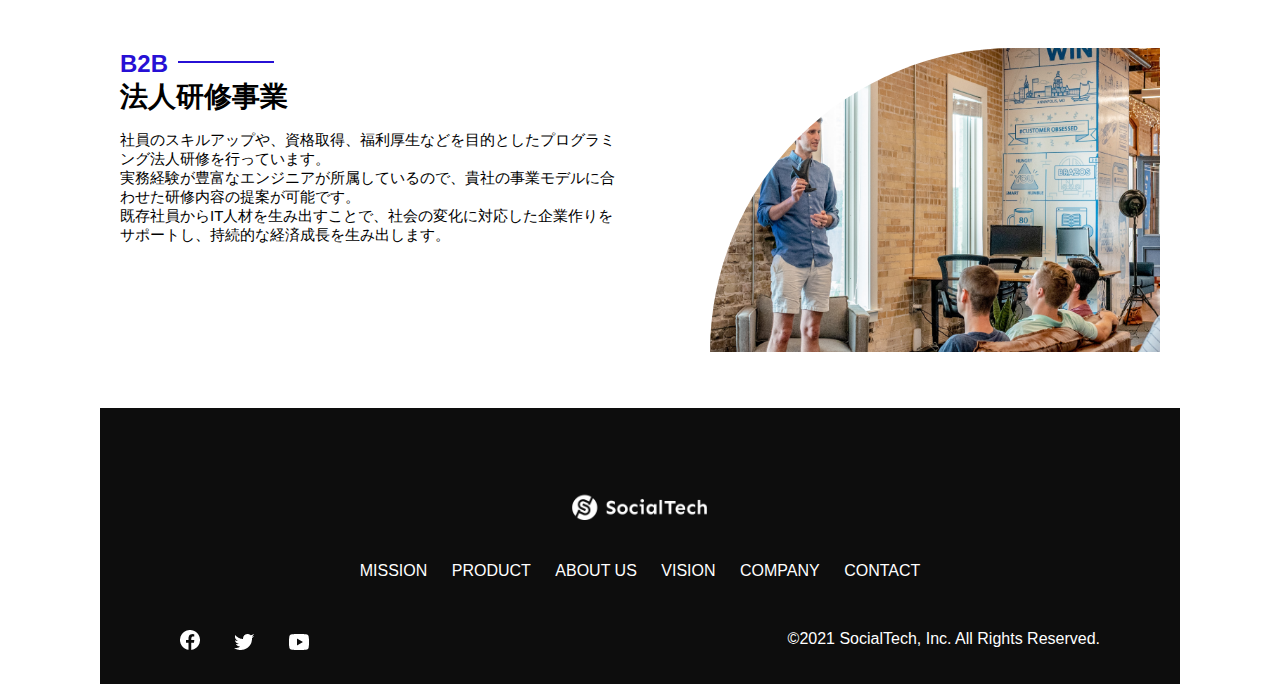
<file: kadai_tutorial_output/product.html>
<!DOCTYPE html>
<html>
  <head>
    <title>SocialTech -PRODUCT プロダクト -</title>
    <meta charset ="utf-8">
    <meta name ="description" content ="SocialTechの4つのプロダクトを紹介します">
    <meta name ="viewport" content ="width =device-width, initial-scale =1.0">
    <link rel ="stylesheet" href ="style.css">
  </head>
  <body>
    <header>
      <a href ="index.html" id ="logo"><img src ="images/logo.png" alt ="トップページに戻る"></a>
      <nav id ="nav-pc">
        <a href ="mission.html">MISSION</a>
        <a href ="product.html">PRODUCT</a>
        <a href ="index.html#aboutus">ABOUT US</a>
        <a href ="index.html#vision">VISION</a>
        <a href ="index.html#company">COMPANY</a>
        <a href ="index.html#contact">CONTACT</a>
      </nav>
       <img id ="menu-sp" src ="images/button-menu.png" alt ="ナビゲーションを開く" onclick="document.getElementById('nav-sp').style.display = 'block'">
        <nav id ="nav-sp">
          <img id ="close" src ="images/button-close.png" alt ="ナビゲーションを閉じる" onclick="document.getElementById('nav-sp').style.display = 'none'">
          <a id ="logo-sp" href ="index.html" onclick="document.getElementById('nav-sp').style.display = 'none'"><img
             src ="images/logo-sp.png" alt ="トップページに戻る"></a>
          <a class ="menu" href ="mission.html" onclick="document.getElementById('nav-sp').style.display = 'none'">MISSION</a>
          <a class ="menu" href ="product.html" onclick="document.getElementById('nav-sp').style.display = 'none'">PRODUCT</a>
          <a class ="menu" href ="index.html#aboutus" onclick="document.getElementById('nav-sp').style.display = 'none'">ABOUT
             US</a>
          <a class ="menu" href ="index.html#vision"
             onclick="document.getElementById('nav-sp').style.display = 'none'">VISION</a>
          <a class ="menu" href ="index.html#company"
             onclick="document.getElementById('nav-sp').style.display = 'none'">COMPANY</a>
          <a class ="menu" href ="index.html#contact"
          onclick="document.getElementById('nav-sp').style.display = 'none'">CONTACT</a>
          <div id ="sns">
            <a href="https://www.facebook.com/sejuku2013"><img src="images/button-facebook.png" alt="Facebookのリンク"></a>
            <a href="https://twitter.com/samuraijuku"><img src="images/button-twitter.png" alt="Twitterのリンク"></a>
            <a href="https://www.youtube.com/channel/UCCFOQO5aDK0xXam4cUQXT8g"><img src="images/button-youtube.png" alt="YouTubeのリンク"></a>
          </div>
        </nav>
    </header>
    <main>
      <article>
        <section id ="product-main">
          <div id ="product-title">
            <h1>PRODUCT</h1>
            <span>プロダクト</span>
            <div>TOP > PRODUCT</div>
          </div>
        </section>
        <section class ="product-section1">
          <img src ="images/product/product-mantoman.png" alt ="PCでコードを書く男性">
          <div>
            <h2 class ="product-h2">MAN TO MAN</h2>
            <h3 class ="product-h3">プログラミング教育</h3>
            <p>2013年より日本で唯一の専属講師によるマンツーマンのプログラミングレッスンを開始。AI/人工知能コース・エンジニア転職コース・ウェブデザインコースを開設し、ICT教育全般のマンツーマン指導で誰もが生産的で働きがいのある職に付けるサポートをしています。
              私たちは、創業当初からプログラミングを教えるのみならず、人生を変える手助けがしたい。という想いを大切にしてきました。<br>ITに強くなりたい、エンジニアになりたい、アプリを作りたい。そんな方々の想いを一緒に叶えるスクールでありたい。と考えています。<br>小中高生や女性、障害者向けのプログラムも用意し、質の高いICT教育をみんなに届けることで、貧困や不平等が無くなる社会を目指します。
            </p>
          </div>
        </section>
        <section class ="product-section2">
          <div>
            <h2 class ="product-h2">MEDIA</h2>
            <h3 class ="product-h3">プログラミング学習メディア</h3>
            <p>2015年より「SocialTech
               Blog」としてオウンドメディアを設立し、2020年現在月間600万PVの日本最大級のプログラミング学習サイトへと成長しました。<br>新たにYouTubeチャンネルも開設し、無料で挫折せずにプログラミングを学べることを目指して、各チャネルで学習情報をやさしく発信。<br>独学でエンジニアを目指す人には無料で良質な記事や動画コンテンツを提供し、短期間でキャリアチェンジしたい人はマンツーマンレッスンを選択できるよう、各々の要望に合わせた学習機会を創出しています。
            </p>
          </div>
          <img src ="images/product/product-media.png" alt ="スマートフォンを操作する人">
        </section>
        <section class ="product-section1">
          <img src ="images/product/product-career.png" alt ="笑顔で話し合う2人の男性">
          <div>
            <h2 class ="product-h2">CAREER</h2>
            <h3 class ="product-h3">人材紹介事業</h3>
            <p>誰もがエンジニアになれる」を叶えるため未経験からエンジニアへ転職するまでの全ての過程をサポートします。<br>エンジニア転職に特化した履歴書や職務経歴書の書き方、面接対策を行い、豊富な求人の中から最適なキャリア選択を支援。<br>転職希望者の目標に寄り添って強みやアピールポイントを整理し、転職活動を通して自身の成長を実感できるキャリア支援を行なっています。<br>
            </p>
          </div>
        </section>
        <section class ="product-section2">
          <div>
            <h2 class ="product-h2">B2B</h2>
            <h3 class ="product-h3">法人研修事業</h3>
            <p> 社員のスキルアップや、資格取得、福利厚生などを目的としたプログラミング法人研修を行っています。<br>実務経験が豊富なエンジニアが所属しているので、貴社の事業モデルに合わせた研修内容の提案が可能です。<br>既存社員からIT人材を生み出すことで、社会の変化に対応した企業作りをサポートし、持続的な経済成長を生み出します。
            </p>
          </div>
          <img src ="images/product/product-b2b.png" alt ="講演中の男性とそれを聴く人々">
        </section>
      </article>
      <footer>
        <div id ="footer-logo">
          <img src ="images/logo-sp.png" alt ="SocialTech">
        </div>
        <div id ="footer-link">
          <a href ="mission.html">MISSION</a>
          <a href ="product.html">PRODUCT</a>
          <a href ="index.html#aboutus">ABOUT US</a>
          <a href ="index.html#vision">VISION</a>
          <a href ="index.html#company">COMPANY</a>
          <a href ="index.html#contact">CONTACT</a>
        </div>
        <div id ="sns-footer">
          <a href ="https://www.facebook.com/sejuku2013"><img src ="images/button-facebook.png" alt ="Facebookのリンク"></a>
          <a href ="https://twitter.com/samuraijuku"><img src="images/button-twitter.png" alt="Twitterのリンク"></a>
          <a href="https://www.youtube.com/channel/UCCFOQO5aDK0xXam4cUQXT8g"><img src="images/button-youtube.png" alt="YouTubeのリンク"></a>
           <span id ="copyright">&copy;2021 SocialTech, Inc. All Rights Reserved.</span>
        </div>
       </footer>
    </main>
  </body>

</html>
</file>
<file: kadai_tutorial_output/style.css>
body{
  font-family: "Source Sans Pro", "Hiragino Kaku Gothic ProN", Meiryo, Arial, sans-serif;
}

p{
  font-size: 15px;
}

@media screen and (min-width: 768px) {
  
 body{
  max-width: 1080px;
  min-width: 900px;
  margin: 0 auto 0 auto;
 }

 header{
  display:flex;
  justify-content: space-between;
 }

 #nav-pc{
  text-align: right;
  font-size: 14px;
  padding-top: 15px;
 }

 #nav-pc > a{
  text-decoration: none;
  margin-left: 20px;
 }

 #nav-pc > a:link{
  color: #0d0d0d;
 }

 #nav-pc > a:visited{
  color: #0d0d0d;
 }

 #nav-pc > a:hover{
  color: #0d0d0d;
  text-decoration: underline;
 }

 #nav-pc > a:active{
  color: #0d0d0d;
 }

 #nav-sp,
 #menu-sp{
  display: none;
 }

 #main-visual{
  position: relative;
  height: 400px;
 }
 #main-message{
  position: absolute;
  top: 0;
  left: 0;
  background-color: #2710d5;
  color: #ffffff;
  border-radius: 0 0 476px 0;
  width: 100%;
  height: 100%;
  max-width: 620px;
  z-index: 11;
 }
 #main-message > h1{
  font-size: 60px;
  font-weight: bold;
  margin:100px 0 0 50px;
 }

 #main-message > p{
  font-size: 28px;
  margin: 0 0 0 50px;
 }

 #main-visual > img{
  max-width: 620px;
  border-radius:476px 0 0 0;
  position:absolute;
  top:0;
  right:0;
  z-index:10;
 }

 h2{
  margin: 40px 0 0 0;
 }

 h2::after{
  content: url("images/line.png");
  margin-left:10px;
 }

 h3{
  font-size: 27px;
 }

 #mission{
  margin: 80px auto 80px auto;
  width: 100%;
 }

 #mission-flex{
  width: 100%;
  display: flex;
 }

 #mission-flex > div{
  width: 50%;
  margin: 20px;
 }

 #mission-photo{
  width:100%;
 }

 #s2dgs{
  margin-top: 50px;
  width:100%;
 }

 #product{
  background-color: #fafafa;
  margin: 80px 0px 80px 0px;
  padding: 10px 40px 0px 40px;
 }

 #product > div{
  margin-top: 40px;
  display: flex;
 }

 #product-left{
  width:50%;
  margin-right: 20px;
 }

 #product-right{
  width:50%;
  margin-left: 20px;
  margin-top: 80px;
 }

 #product-left > div{
  position:relative;
  height: 480px;
  margin-right: 20px;
 }

 #product-right > div{
  position:relative;
  height: 480px;
  margin-right: 20px;
 }

 .product-photo{
  width:100%;
 }

 .product-explain{
  background-color: #ffffff;
  position:absolute;
  left:0;
  top:280px;
  margin: 0 40px 0 40px;
  padding:20px;
  box-shadow: 5px 5px 10px rgba(0, 0, 0, 0.05);
 }

 .product-explain > span{
  color:#2710d5;
  font-weight: bold;
  font-size:16px;
  margin: 0;
 }

 .product-explain > h3{
  font-size:20px;
  margin:5px 0 5px 0;
 }

 .product-explain > p{
  font-size:14px;
  margin: 0;
 }

 #product-more{
  margin: 0 auto -42px auto;
 }

 #aboutus{
  margin:80px auto 80px auto;
 }

 #aboutus > div{
  display:flex;
 }

 .culture-img{
  width:100%;
  align-self: flex-start;
 }

 .culture-img2{
  margin-top:50px;
  width:100%;
 }

 .culture-table{
  margin-right:50px;
 }

 .culture-num{
   font-size: 80px;
   color: #2710d5;
   margin:0 20px 0 0;
 }

 .culture-en{
   color: #2710d5;
   font-weight: bold;
   font-size: 24px;
   display:block;
 }

 .culture-jp{
   font-size: 28px;
   font-weight: bold;
 }

 .culture-description{
   margin:0;
 }

 #vision{
   margin:80px auto 80px auto;
 }

 #vision > div{
   width: 100%;
   display:flex;
   justify-content: space-between;
   flex-wrap: wrap;
 }

 .vision-box{
   height:300px;
   width: 300px;
   margin-bottom: 30px;
   position: relative;
 }

 .vision-box > img{
   width: 100%;
   height: auto;
   position: absolute;
   top: 0;
   left:0;
   z-index: 30;
 }

 .vision-box > span{
   position: absolute;
   top: 0;
   left: 0;
   z-index: 31;
   margin-right: 20px;
 }

 .vision-box > span > h4{
   color: #2710d5;
   font-size: 19px;
   margin: 80px 0 0 0;
 }

 .vision-box > span > h4::first-letter{
   font-size: 40px;
 }

 .vision-box > span > h5{
   font-size: 20px;
   margin: 0 0 0 0;
 }

 .vision-box >span > p{
   margin:10px 0 0 0;
 }

 #company{
   margin: 80px auto 80px auto;
 }

 #company-table{
   width:100%;
 }

 .tableheader{
   text-align: left;
   padding: 20px;
   border-bottom-color: #2710d5;
   border-bottom-width: 1px;
   border-bottom-style: solid;
   width: 100px;
 }

 .tableheader-first{
  text-align: left;
  padding: 20px;
  border-bottom-color: #2710d5;
  border-bottom-width: 1px;
  border-bottom-style: solid;
  width: 100px;
  border-top-color: #2710d5;
  border-top-width: 1px;
  border-top-style: solid;
 }

 .cell{
  padding:30px;
  border-bottom-color: #ececec;
  border-bottom-width: 1px;
  border-bottom-style: solid;
 }

 .cell-first{
  padding:30px;
  border-bottom-color: #ececec;
  border-bottom-width: 1px;
  border-bottom-style: solid;
  border-top-color: #ececec;
  border-top-width: 1px;
  border-top-style: solid;
 }

 #company > iframe{
  width: 100%;
  height: 368px;
  margin-top: 40px;
 }

 #contact{
  margin: 80px auto 80px auto;
 }

 #contact > form > div{
  display: flex;
  flex-direction: row;
  flex-wrap: wrap;
  padding-bottom: 30px;
 }

 .contact-heading{
  width: 240px;
  align-self: center;
 }

 .contact-label{
  font-weight: bold;
 }

 .contact-span{
  color: #ce2222;
  margin: 0 0 0 20px;
  font-weight: bold;
 }

 .contact-textbox{
  border-top: 0;
  border-right: 0;
  border-left: 0;
  border-bottom-width: 1px;
  border-bottom-color: #707070;
  border-style:solid;
  background-color: #fafafa;
  width: 400px;
  height: 56px;
 }

 .contact-textarea{
  border-top: 0px;
  border-right: 0px;
  border-left: 0px;
  border-bottom-width: 1px;
  border-bottom-color: #707070;
  border-style:solid;
  background-color: #fafafa;
  width: 400px;
  height: 200px;
 }

 details{
  width:700px;
 }

 details > div{
  background-color: #fafafa;
  padding: 20px;
 }

 details > div >span {
  font-weight: bold;
 }

 footer{
  background-color: #0d0d0d;
  text-align: center;
  padding: 80px 80px 30px 80px;
 }

 #footer-logo{
  margin-bottom: 30px;
 }

 #footer-link{
   margin-bottom: 50px;
 }

 #footer-link > a{
   text-decoration: none;
   margin: 10px;
 }

 #footer-link > a:link{
  color: #ffffff;
 }

 #footer-link > a:visited{
  color:#ffffff;
 }

 #footer-link > a:hover{
   color:#ffffff;
   text-decoration: underline;
 }

 #footer-link > a:active{
   color: #ffffff;
 }

 #sns-footer{
   text-align: left;
   width:100%;
 }

 #sns-footer > a{
   margin-right:30px;
 }

 #copyright{
  color: #ffffff;
  float: right;
 }

 #mission-main{
  height: 496px;
  width: 100%;
  background-image: url("images/mission/mission-main.png");
  background-repeat: no-repeat;
  background-position-y: center;
 }

 #mission-title{
  background-color: #2710d5;
  width: 368px;
  color:#ffffff;
  height: 496px;
  border-radius:0 248px 248px 0;
  position:relative;
 }

 #mission-title > h1{
  position:absolute;
  top:0;
  left:100px;
  font-size: 80px;
 }

 #mission-title > span{
  position:absolute;
  top:200px;
  left: 100px;
  font-size:26px;
 }

 #mission-title > div{
  position:absolute;
  top:350px;
  left:100px;
  font-size: 16px;
 }

 #mission-s2dgs{
  width: 100%;
  margin: 20px;
 }
 
 .mission-h2{
  color:#2710d5;
  font-size: 40px;
 }

 .mission-h2::after{
  content: none;
 }

 #mission-5goals {
  margin:20px;
  display: flex;
 }

 #mission-5goals > div{
  flex-grow: 1;
  padding: 20px;
 }

 #mission-5goals > div > div{
  margin-bottom: 40px;
 }

 .fivegoals-image-right {
   float: right;
   margin: 20px;
 }

 .fivegoals-image-left {
   float: left;
   margin: 20px;
 }

 .fivegoals-number{
  color: #2710d5;
  font-size: 48px;
  margin: 0;
  font-weight: bold;
 }

 .fivegoals-h3{
  font-size: 28px;
  margin:0;
 }

 .fivegoals-p{
  margin: 0;
 }

 #product-main{
  height:496px;
  width: 100%;
  background-image: url("images/product/product-main.png");
  background-repeat: no-repeat;
  background-position-y: center;
 }

 #product-title{
  background-color:#2710d5;
  width:368px;
  color: #ffffff;
  height: 496px;
  border-radius: 0 248px 248px 0;
  position:relative;
 }

 #product-title >h1{
   position: absolute;
   top:0;
   left:100px;
   font-size: 80px;
 }

 #product-title > span{
   position: absolute;
   top: 200px;
   left:100px;
   font-size: 26px;
 }

 #product-title > div{
  position: absolute;
  top: 350px;
  left:100px;
  font-size: 16px;
 }

 .product-section1{
  position:relative;
  margin: 20px;
  height:340px;
 }

 .product-section1 > img{
  position:absolute;
  top:0;
  left:0;
  width:450px;
  margin:0 40px 30px 0;
  border-radius: 0 432px 0 0;
 }

 .product-section1 > div{
  position:absolute;
  top: 0;
  left: 480px;
 }

 .product-section2{
  position:relative;
  margin: 20px;
  height: 340px;
 }

 .product-section2 > img{
  position: absolute;
  top: 0;
  right: 0;
  width: 450px;
  margin:0 0 30px 40px;
  
  border-radius: 432px 0 0 0;
 }

 .product-section2 > div{
  width: 500px;
  position:absolute;
  top: 0;
  left: 0;
 }

 .product-h2{
  color: #2710d5;
  font-size: 24px;
  margin: 0;
 }

 .product-h3{
  font-size: 28px;
  margin: 0;
 }
}

@media screen and (max-width:767px){

  body{
    min-width: 375px;
    margin: 0;
  }

  #nav-pc{
    display:none;
  }

  #menu-sp{
    float: right;
    padding: 0;
  }

  #nav-sp{
    background-color: #2710d5;
    position: absolute;
    top:0;
    left:0;
    width: 100%;
    height: 100%;
    display: none;
    z-index: 100;
  }

  #close{
    position: absolute;
    top: 20px;
    right: 20px;
  }

  #logo-sp{
    margin:80px 0 30px 20px;
  }

  #nav-sp >a{
    display: block;
  }

  #nav-sp > a:link{
    color: #ffffff;
  }

  #nav-sp > a:visited{
    color: #ffffff;
  }

  #nav-sp > a:hover{
    color: #ffffff;
    text-decoration: underline;
  }

  #nav-sp > a:active{
    color: #ffffff;
  }

  #nav-sp > .menu{
    text-decoration: none;
    display: block;
    margin: 0 20px 0 20px;
    height: 44px;
    font-size: 16px;
    background-image: url("images/arrow.png");
    background-repeat: no-repeat;
    background-position: right top;
  }

  #sns{
    position: absolute;
    bottom: 20px;
    left:  20px;
  }

  #sns > a {
    margin-right: 30px;
  }

  #main-visual{
    position: relative;
    height: 470px;
    width: 100%;
    overflow: hidden;
  }

  #main-visual > div {
    position: absolute;
    top: 0;
    left: 0;
    background-color: #2710d5;
    color: white;
    border-radius: 0 0 476px 0;
    text-align: center;
    height: 280px;
    width: 100%;
    z-index: 11;
  }

  #main-visual > div > h1 {
    font-size: 28px;
    margin: 90px 0 0 0;
  }

  #main-visual > div > p {
    margin: 0;
  }

  #main-visual > img {
    width: 100%;
    border-radius: 476px 0 0 0;
    z-index: 10;
    position: absolute;
    bottom: 0;
    right: 0;
  }

  h2::after{
    content: url("images/line.png");
    margin-left: 10px;
  }

  h3{
    font-size: 24px;
    margin:10px 0 0 0;
  }

  #mission{
    margin: 20px;
  }

  #mission-photo{
    width: 100%;
  }

  #s2dgs{
    width: 100%;
  }

  #product{
    background-color: #fafafa;
    padding-top: 10px;
  }

  #product h2{
    margin-left: 20px;
  }

  #product-left,
  #product-right{
    margin-left:20px;
    margin-right: 20px;
  }

  #product-left > div,
  #product-right > div{
   position:relative;
   height:540px;
  }

  .product-explain{
    background-color: #ffffff;
    position: absolute;
    bottom: 50px;
    left: 0;
    padding: 20px;
    box-shadow: 5px 5px 10px rgba(0, 0, 0, 0.05);
  }

  .product-explain > span{
    color:#2710d5;
    font-weight: bold;
    font-size: 16px;
    margin: 0px;
  }

  .product-explain > h3{
    margin: 10px 0 10px 0;
  }

  .product-photo{
    width: 100%;
  }

  #product-more > img{
    margin: 0 0 -42px 20px;
  }

  #aboutus{
    margin:80px 20px 80px 20px;
  }

  #aboutus > div{
    display: flex;
    flex-direction: column;
  }

  .culture-table{
    width:100%;
    padding-right:20px;
    order: 2;
  }

  .culture-img{
    width: 100%;
    order: 1;
  }

  .culture-img2{
    width:100%;
  }

  .culture-num{
    font-size: 80px;
    color: #2710d5;
  }

  .culture-en{
    color:#2710d5;
    font-weight: bold;
    font-size: 24px;
    display: block;
  }

  .culture-jp{
    display: block;
  }

  .culture-description{
    margin: 0;
  }

  #vision{
    margin: 80px 20px 80px 20px;
  }

  .vision-box{
    width:300px;
    height:300px;
    margin-bottom:30px;
    position: relative;
  }

  .vision-box >img{
    width: 100%;
    height:auto;
    position:absolute;
    top:0;
    left:0;
    z-index: 30;
  }

  .vision-box > span{
    position: absolute;
    top: 0;
    left: 0;
    z-index: 31;
    margin-right: 20px;
  }

  .vision-box > span > h4{
    color: #2710d5;
    font-size: 19px;
    margin:60px 0 0 0;
  }

  .vision-box > span >h5{
    font-size: 20px;
    margin: 0;
  }

  .vision-box > span > p{
    margin:10px 0 0 0;
  }

  #company{
    margin:0 20px 0 20px;
  }

  #company >h3{
    margin-bottom: 20px;
  }

  #company-table{
    width:100%;
  }

  .tableheader-first{
    text-align: left;
    padding: 20px;
    border-bottom-color: #2710d5;
    border-bottom-width: 1px;
    border-bottom-style: solid;
    border-top-color: #2710d5;
    border-top-width:1px;
    border-top-style:solid;
    width:50px;
  }

  .tableheader{
    text-align: left;
    padding: 20px;
    border-bottom-color: #2710d5;
    border-bottom-width: 1px;
    border-bottom-style: solid;
    width:50px;
  }

  .cell{
    padding:20px;
    border-bottom-color: #ececec;
    border-bottom-width: 1px;
    border-bottom-style: solid;
  }

  .cell-first{
    padding: 20px;
    border-bottom-color: #ececec;
    border-bottom-width: 1px;
    border-bottom-style: solid;
    border-top-color: #ececec;
    border-top-width: 1px;
    border-top-style: solid;
  }

  #company > iframe{
    width: 100%;
    height: 240px;
    margin:40px 0 0 0;
  }

  #contact{
    margin: 80px 20px 80px 20px;
  }

  #contact > h3{
    margin-bottom:20px;
  }

  #contact > form >div{
    margin-bottom: 20px;
  }

  .contact-heading{
    margin-bottom: 20px;
  }

  .contact-label{
    font-weight: bold;
  }

  .contact-span{
    color: #ce2222;
    margin-left: 20px;
    font-weight: bold;
  }

  .contact-textbox{
    height: 56px;
    border-top: 0px;
    border-left: 0px;
    border-right: 0px;
    background-color: #fafafa;
    border-bottom-color: #707070;
    border-bottom-width: 1px;
    border-style:solid;
    min-width: 300px;
    width: 100%;
  }

  .contact-textarea{
    height: 150px;
    border-top: 0px;
    border-left: 0px;
    border-right: 0px;
    background-color:#fafafa;
    width: 100%;
  }

  .radiobutton{
    margin-bottom: 20px;
  }

  .radiobutton + label::after{
    content: "\A";
    white-space: pre;
  }

  footer{
    background-color: #0d0d0d;
    padding: 30px 20px 50px 20px;
  }

  #footer-logo{
    margin-bottom: 30px;
  }

  #footer-link{
    margin-bottom: 50px;
  }

  #footer-link > a{
    text-decoration: none;
    margin-right: 20px;
    margin-bottom: 30px;
    display:block;
    background-image: url("images/arrow.png");
    background-repeat: no-repeat;
    background-position: right top;
  }

  #footer-link > a:link{
    color: #ffffff;
  }

  #footer-link > a:visited{
    color: #ffffff;
  }

  #footer-link > a:hover{
    color: #ffffff;
    text-decoration: underline;
  }

  #footer-link > a:active{
    color: #ffffff;
  }

  #sns-footer > a{
    margin-right: 30px;
  }

  #copyright{
    font-size: 12px;
    display: block;
    margin-top: 30px;
    color: #ffffff;
  }

  #mission-main{
    height: 256px;
    width: 100%;
    background-image: url("images/mission/mission-main.png");
    background-repeat: no-repeat;
    background-position-y: center;
    background-size: auto 208px;
  }

  #mission-title{
    background-color: #2710d5;
    width:136px;
    color:#ffffff;
    height:256px;
    border-radius: 0 248px 248px 0;
    position: relative;
  }

  #mission-title > h1{
    position:absolute;
    top:0;
    left:20px;
    font-size: 40px;
  }

  #mission-title > span{
    position:absolute;
    top:110px;
    left:20px;
    font-size:18px;
  }

  #mission-title > div{
    position:absolute;
    top:180px;
    left: 20px;
    font-size: 13px;
  }

  #mission-s2dgs{
    margin:20px;
  }

  .mission-h2{
    color:#2710d5;
    font-size: 38px;
    margin: 0px;
  }

  .mission-h2::after{
    content:none;
  }

  #mission-s2dgs > img{
    width:100%;
  }

  #section-s2dgs > img{
    width:100%;
  }

  #mission-5goals{
    margin: 20px;
  }

  #mission-5goals > div >div{
    margin-bottom: 40px;
  }

  #s2dgs-image{
    width:  100%;
  }

  .fivegoals-image-right{
    margin: 20px auto 20px auto;
    display: block;
  }

  .fivegoals-image-left{
    margin: 20px auto 20px auto;
    display: block;
  }

  .fivegoals-number{
    color:#2710d5;
    font-size: 48px;
    margin:0;
  }

  .fivegoals-h3{
    font-size: 28px;
    margin: 0;
  }

  .fivegoals-p{
    margin: 0;
  }

  #product-main{
    height:256px;
    width: 100%;
    background-image: url("images/product/product-main.png");
    background-repeat: no-repeat;
    background-position-y: center;
    background-size: auto 208px;
  }

  #product-title{
    background-color: #2710d5;
    width:136px;
    color: #ffffff;
    height: 256px;
    border-radius: 0 248px 248px 0;
    position: relative;
  }

  #product-title > h1{
    position: absolute;
    top: 0;
    left: 20px;
    font-size: 40px;
  }

  #product-title > span{
    position: absolute;
    top: 110px;
    left: 20px;
    font-size: 18px;
  }

  #product-title > div{
    position:absolute;
    top: 180px;
    left: 20px;
    font-size:13px;
  }

  .product-section1{
    margin:20px;
  }

  .product-section1 > img{
    width: 100%;
    border-radius: 0 300px 0 0;
  }

  .product-section2{
    margin: 20px;
    display: flex;
    flex-direction: column;
  }

  .product-section2 > img{
    order: 1;
    width: 100%;
    border-radius: 300px 0 0 0;
  }

  .product-section2 > div{
    order: 2;
  }

  .product-h2{
    color:#2710d5;
    font-size:24px;
    margin: 0;
  }

  .product-h3{
    font-size: 28px;
    margin:0;
  }
}
</file>
